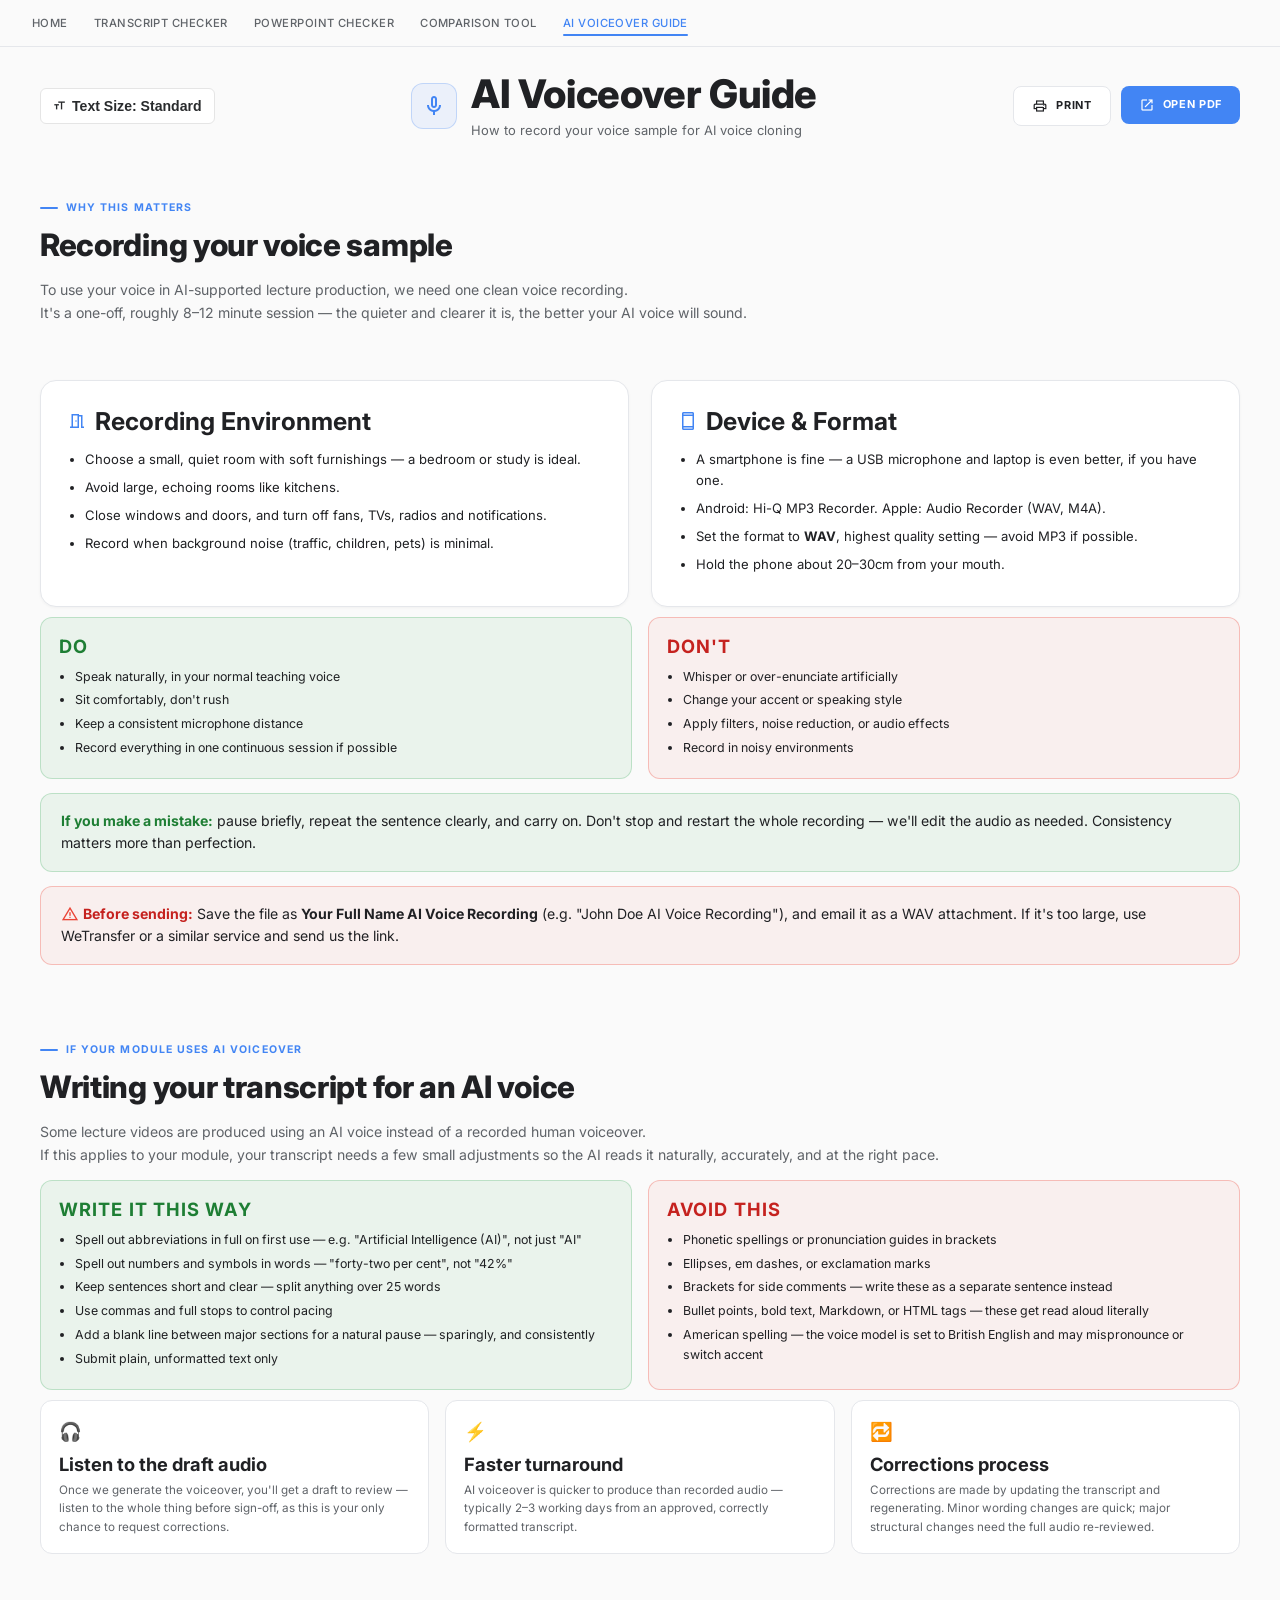
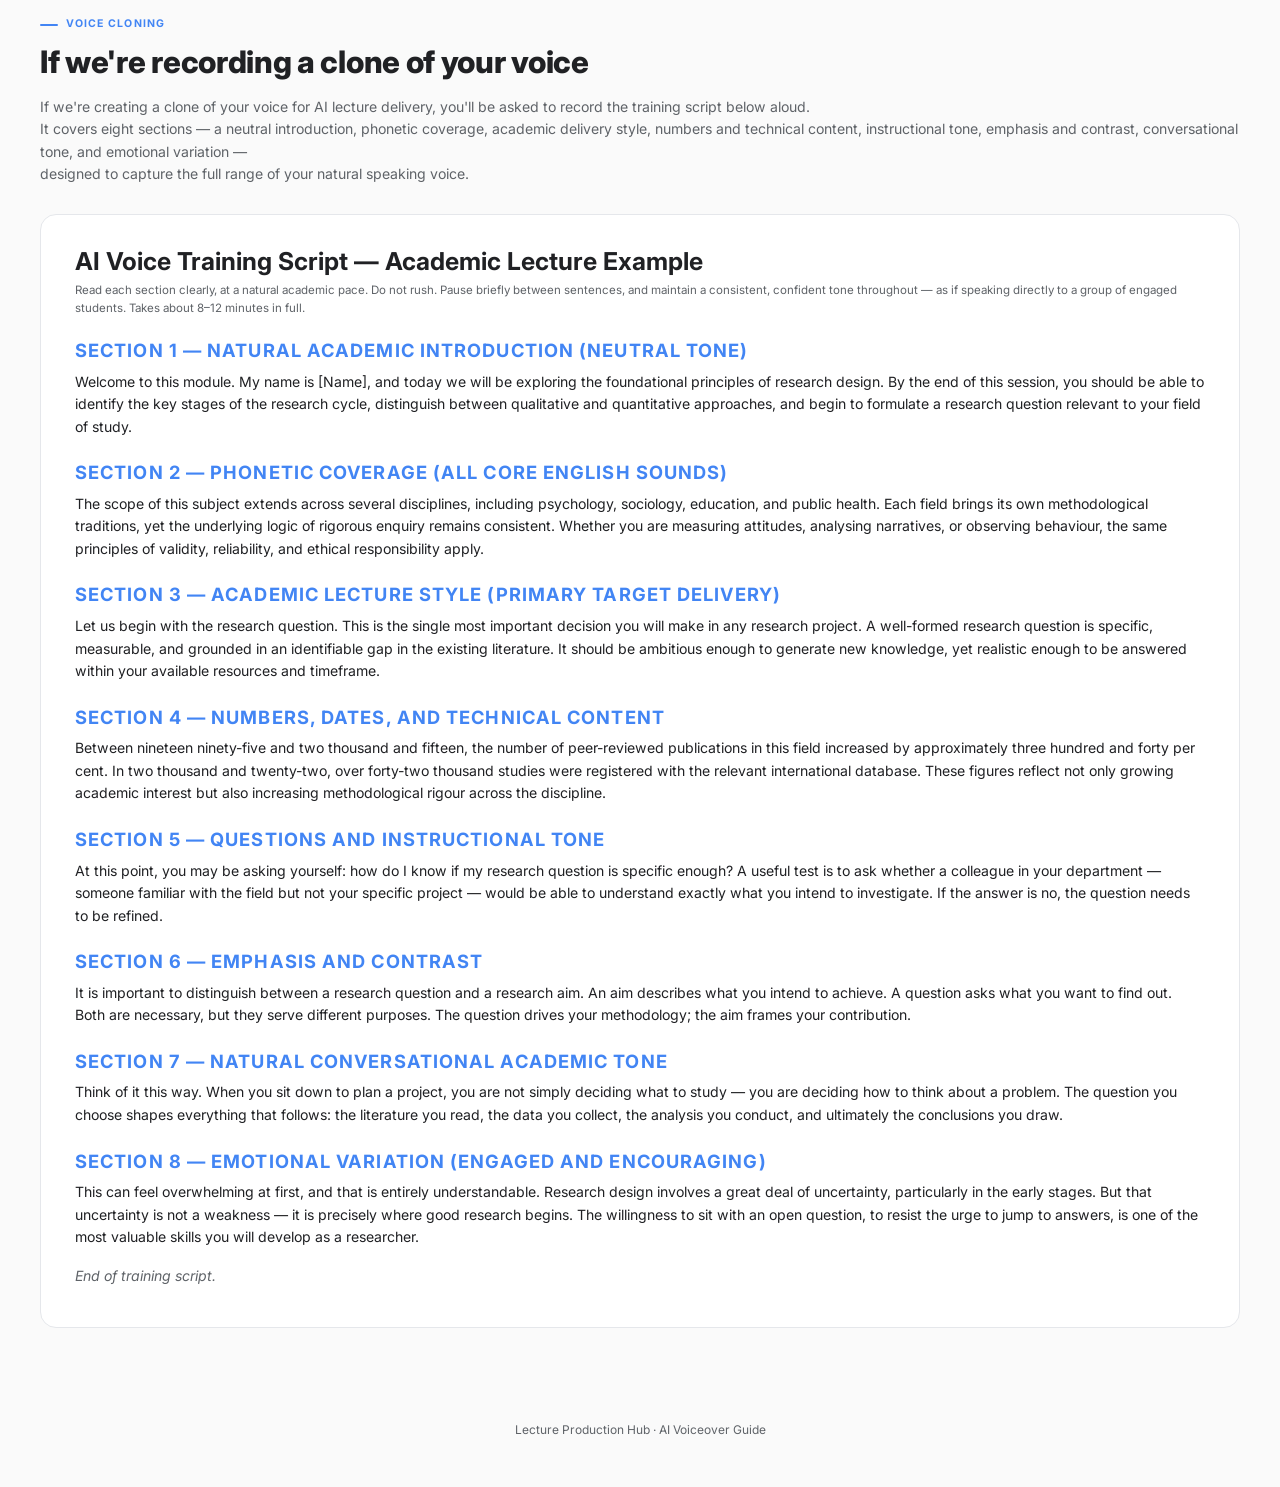
<file: ai_voiceover.html>
<!DOCTYPE html>
<html lang="en">
<head>
<meta charset="UTF-8" />
<meta name="viewport" content="width=device-width, initial-scale=1.0" />
<title>AI Voiceover Guide — Lecture Production Hub</title>
<link rel="preconnect" href="https://fonts.googleapis.com" />
<link rel="preconnect" href="https://fonts.gstatic.com" crossorigin />
<link href="https://fonts.googleapis.com/css2?family=Inter:wght@400;500;600;700;800&display=swap" rel="stylesheet" />
<link href="https://fonts.googleapis.com/css2?family=Material+Symbols+Outlined:wght,FILL@100..700,0..1&display=swap" rel="stylesheet" />
<style>
  *, *::before, *::after { box-sizing: border-box; margin: 0; padding: 0; }

  :root {
    --blue: #4285F4;
    --blue-dim: rgba(66,133,244,0.08);
    --blue-border: rgba(66,133,244,0.25);
    --green: #34A853;
    --green-dim: rgba(52,168,83,0.08);
    --green-border: rgba(52,168,83,0.25);
    --yellow: #FBBC05;
    --red: #EA4335;
    --red-dim: rgba(234,67,53,0.06);
    --red-border: rgba(234,67,53,0.3);
    --bg: #fafafa;
    --white: #ffffff;
    --text: #202124;
    --muted: #5f6368;
    --border: #e5e7eb;
  }

  html, body {
    width: 100%;
    background: var(--bg);
    color: var(--text);
    font-family: 'Inter', Arial, sans-serif;
    font-size: 16px;
    line-height: 1.6;
  }

  a { color: inherit; }

  .site-nav {
    position: sticky;
    top: 0;
    z-index: 50;
    display: flex;
    align-items: center;
    justify-content: space-between;
    padding: 14px 32px;
    background: rgba(250,250,250,0.95);
    backdrop-filter: blur(14px);
    -webkit-backdrop-filter: blur(14px);
    border-bottom: 1px solid var(--border);
  }
  .site-nav .logo {
    font-size: 1rem; font-weight: 700; color: var(--text); text-decoration: none;
    display: flex; align-items: center; gap: 8px;
  }
  .logo-dot { width: 8px; height: 8px; border-radius: 50%; background: var(--blue); animation: pulse 2s ease-in-out infinite; }
  @keyframes pulse { 0%,100%{opacity:1;transform:scale(1);} 50%{opacity:.55;transform:scale(.82);} }
  .site-nav nav { display: flex; align-items: center; gap: 26px; flex-wrap: wrap; }
  .site-nav nav a {
    color: var(--muted); text-decoration: none; font-size: 0.8rem; font-weight: 500;
    letter-spacing: 0.04em; text-transform: uppercase; position: relative; transition: color .2s;
  }
  .site-nav nav a::after { content:''; position:absolute; left:0; bottom:-4px; width:0; height:2px; background:var(--blue); transition:width .25s; border-radius:2px; }
  .site-nav nav a:hover, .site-nav nav a.active { color: var(--blue); }
  .site-nav nav a:hover::after, .site-nav nav a.active::after { width: 100%; }

*/* Button Styling */
.font-toggle-btn {
  display: inline-flex;
  align-items: center;
  gap: 6px;
  background: #ffffff !important; /* Always white background */
  color: #292b2d; /* Dark text so it's visible on white */
  border: 1px solid #e5e5e5; /* Very very light grey border */
  border-radius: 6px;
  padding: 6px 12px;
  font-size: 0.85rem;
  font-weight: 600;
  cursor: pointer;
  transition: all 0.2s ease;
  box-sizing: border-box;
}

.font-toggle-btn:hover {
  background: #ffffff !important;
  border-color: #d6d6d6; /* Slightly darker light-grey on hover for subtle feedback */
}

/* Active State (When responsive.css is injected) */
.font-toggle-btn.active {
  background: #ffffff !important;
  color: #292b2d;
  border-color: #e5e5e5;
}

.font-toggle-btn .material-symbols-outlined {
  font-size: 1.1em;
  color: inherit; /* Ensures icon matches text color */
}
  header.app-header {
    display: flex; align-items: center; justify-content: space-between;
    padding: 24px 40px;
    max-width: 1100px; margin: 0 auto;
  }
  header.app-header .htitle { display: flex; align-items: center; gap: 14px; }
  .icon-badge {
    width: 46px; height: 46px; border-radius: 12px;
    display: flex; align-items: center; justify-content: center;
    background: var(--blue-dim); border: 1px solid var(--blue-border);
  }
  .icon-badge .material-symbols-outlined { color: var(--blue); font-size: 24px; }
  header.app-header h1 { font-size: 1.6rem; font-weight: 800; letter-spacing: -0.01em; }
  header.app-header p.sub { color: var(--muted); font-size: 0.92rem; margin-top: 2px; }

  .actions { display: flex; gap: 10px; }
  .btn {
    display: inline-flex; align-items: center; gap: 8px;
    padding: 10px 18px; border-radius: 8px; border: none;
    font-family: 'Inter', Arial, sans-serif;
    font-size: 0.78rem; font-weight: 700; letter-spacing: 0.06em; text-transform: uppercase;
    cursor: pointer; transition: transform .15s, box-shadow .15s;
    text-decoration: none;
  }
  .btn-primary { background: var(--blue); color: #fff; }
  .btn-primary:hover { transform: translateY(-1px); box-shadow: 0 6px 14px rgba(66,133,244,0.3); }
  .btn-ghost { background: var(--white); color: var(--text); border: 1px solid var(--border); }
  .btn-ghost:hover { border-color: var(--blue-border); color: var(--blue); }

  main { max-width: 90%; margin: 0 auto; padding: 0 40px 60px; }

  section.block { padding: 28px 0; }
  .section-label {
    display: inline-flex; align-items: center; gap: 8px;
    font-size: 0.75rem; font-weight: 700; letter-spacing: 0.1em; text-transform: uppercase;
    color: var(--blue); margin-bottom: 10px;
  }
  .section-label span { width: 18px; height: 2px; background: var(--blue); display:block; border-radius:2px; }
  h2 { font-size: 1.4rem; font-weight: 800; letter-spacing: -0.01em; margin-bottom: 14px; }

  .guide-grid { display: grid; grid-template-columns: 1fr 1fr; gap: 22px; }
  .card {
    background: var(--white); border: 1px solid var(--border); border-radius: 16px;
    padding: 24px 26px; box-shadow: 0 1px 3px rgba(0,0,0,0.04);
  }
  .card h3 { font-size: 1.05rem; font-weight: 700; margin-bottom: 12px; display: flex; align-items:center; gap:8px; }
  .card h3 .material-symbols-outlined { color: var(--blue); font-size: 20px; }
  .card ul { margin-left: 18px; }
  .card li { margin-bottom: 7px; font-size: 0.93rem; }

  .tip-box {
    background: var(--green-dim); border: 1px solid var(--green-border);
    border-radius: 12px; padding: 16px 20px; margin: 14px 0;
  }
  .tip-box strong { color: #1e7e34; }

  .warn-box {
    background: var(--red-dim); border: 1px solid var(--red-border);
    border-radius: 12px; padding: 16px 20px; margin: 14px 0;
  }
  .warn-box strong { color: #c5221f; }
  .warn-box .material-symbols-outlined { color: var(--red); font-size: 18px; vertical-align: -4px; margin-right: 4px; }

  .do-dont { display: grid; grid-template-columns: 1fr 1fr; gap: 16px; margin-top: 10px; }
  .do-box, .dont-box { border-radius: 12px; padding: 16px 18px; }
  .do-box { background: var(--green-dim); border: 1px solid var(--green-border); }
  .dont-box { background: var(--red-dim); border: 1px solid var(--red-border); }
  .do-box h4, .dont-box h4 { font-size: 0.82rem; text-transform: uppercase; letter-spacing: 0.06em; margin-bottom: 8px; }
  .do-box h4 { color: #1e7e34; }
  .dont-box h4 { color: #c5221f; }
  .do-box ul, .dont-box ul { margin-left: 16px; }
  .do-box li, .dont-box li { font-size: 0.88rem; margin-bottom: 4px; }

  /* Sample script area */
  #sampleScript {
    background: var(--white);
    border: 1px solid var(--border);
    border-radius: 16px;
    padding: 30px 34px;
    font-size: 0.95rem;
    line-height: 1.8;
  }
  #sampleScript h3 { font-size: 1.15rem; margin-bottom: 4px; }
  #sampleScript .script-meta { color: var(--muted); font-size: 0.82rem; margin-bottom: 20px; }
  #sampleScript h4 {
    color: var(--blue); font-size: 0.85rem; text-transform: uppercase; letter-spacing: 0.06em;
    margin: 22px 0 8px;
  }
  #sampleScript h4:first-of-type { margin-top: 0; }
  #sampleScript p { margin-bottom: 10px; }
  #sampleScript .word-list { columns: 3; margin-bottom: 6px; }
  #sampleScript .word-list p { margin-bottom: 4px; }

  @media print {
    .site-nav, header.app-header .actions, footer.site-footer, .guide-grid, section.block:not(.print-section) { display: none !important; }
    #sampleScript { border: none; box-shadow: none; padding: 0; }
    body { background: #fff; }
  }

  .info-grid { display: grid; grid-template-columns: repeat(3, 1fr); gap: 16px; margin-top: 10px; }
  .info-chip {
    background: var(--white); border: 1px solid var(--border); border-radius: 12px;
    padding: 16px 18px;
  }
  .info-chip .emoji { font-size: 1.3rem; display: block; margin-bottom: 6px; }
  .info-chip h5 { font-size: 0.88rem; font-weight: 700; margin-bottom: 4px; }
  .info-chip p { font-size: 0.83rem; color: var(--muted); }

  @media (max-width: 900px) {
    .info-grid { grid-template-columns: 1fr; }
  }

  footer.site-footer { text-align: center; padding: 32px 20px 48px; color: var(--muted); font-size: 0.85rem; }

  @media (max-width: 900px) {
    .guide-grid, .do-dont { grid-template-columns: 1fr; }
    #sampleScript .word-list { columns: 2; }
    header.app-header { flex-direction: column; align-items: flex-start; gap: 14px; }
  }
</style>
<link id="responsive-css-link" rel="stylesheet" href="responsive.css">
</head>
<body>

  <div class="site-nav">
    <div class="site-nav-inner">
    <nav>
      <a href="index.html">Home</a>
      <a href="transcript_checker.html">Transcript Checker</a>
      <a href="ppt_checker.html">PowerPoint Checker</a>
      <a href="comparison.html">Comparison Tool</a>
      <a href="ai_voiceover.html" class="active">AI Voiceover Guide</a>
    </nav>
    </div>
  </div>

  <header class="app-header">
    </div>
<!-- Display Mode / Text Size Button -->
    <button type="button" class="font-toggle-btn" id="fontToggleBtn" onclick="toggleResponsiveCSS()">
      <span class="material-symbols-outlined">format_size</span>
      <span class="btn-text">Text Size: Standard</span>
    </button>
  </div>
    <div class="htitle">
      
      <div class="icon-badge"><span class="material-symbols-outlined">mic</span></div>
      
      <div>
        <h1>AI Voiceover Guide</h1>
        <p class="sub">How to record your voice sample for AI voice cloning</p>
      </div>
    </div>
   <div class="actions">
  <button class="btn btn-ghost" onclick="window.print()">
    <span class="material-symbols-outlined" style="font-size:16px">print</span> Print
  </button>
  
  <a href="ai_voice_training_script.pdf" target="_blank" rel="noopener noreferrer" style="text-decoration: none;">
    <button class="btn btn-primary" id="downloadBtn" type="button">
      <span class="material-symbols-outlined" style="font-size:16px">open_in_new</span> Open PDF
    </button>
  </a>
</div>
  </header>

  <main>
    <section class="block">
      <div class="section-label"><span></span>Why This Matters</div>
      <h2>Recording your voice sample</h2>
      <p style="color:var(--muted);">
        To use your voice in AI-supported lecture production, we need one clean voice recording.<br> It's a one-off, roughly 8–12 minute session — the quieter and clearer it is, the better your AI voice will sound.
      </p>
    </section>

    <section class="block">
      <div class="guide-grid">
        <div class="card">
          <h3><span class="material-symbols-outlined">meeting_room</span>Recording Environment</h3>
          <ul>
            <li>Choose a small, quiet room with soft furnishings — a bedroom or study is ideal.</li>
            <li>Avoid large, echoing rooms like kitchens.</li>
            <li>Close windows and doors, and turn off fans, TVs, radios and notifications.</li>
            <li>Record when background noise (traffic, children, pets) is minimal.</li>
          </ul>
        </div>
        <div class="card">
          <h3><span class="material-symbols-outlined">smartphone</span>Device &amp; Format</h3>
          <ul>
            <li>A smartphone is fine — a USB microphone and laptop is even better, if you have one.</li>
            <li>Android: Hi-Q MP3 Recorder. Apple: Audio Recorder (WAV, M4A).</li>
            <li>Set the format to <b>WAV</b>, highest quality setting — avoid MP3 if possible.</li>
            <li>Hold the phone about 20–30cm from your mouth.</li>
          </ul>
        </div>
      </div>

      <div class="do-dont">
        <div class="do-box">
          <h4>Do</h4>
          <ul>
            <li>Speak naturally, in your normal teaching voice</li>
            <li>Sit comfortably, don't rush</li>
            <li>Keep a consistent microphone distance</li>
            <li>Record everything in one continuous session if possible</li>
          </ul>
        </div>
        <div class="dont-box">
          <h4>Don't</h4>
          <ul>
            <li>Whisper or over-enunciate artificially</li>
            <li>Change your accent or speaking style</li>
            <li>Apply filters, noise reduction, or audio effects</li>
            <li>Record in noisy environments</li>
          </ul>
        </div>
      </div>

      <div class="tip-box">
        <strong>If you make a mistake:</strong> pause briefly, repeat the sentence clearly, and carry on. Don't stop and restart the whole recording — we'll edit the audio as needed. Consistency matters more than perfection.
      </div>

      <div class="warn-box">
        <strong><span class="material-symbols-outlined">warning</span>Before sending:</strong>
        Save the file as <b>Your Full Name AI Voice Recording</b> (e.g. "John Doe AI Voice Recording"), and email it as a WAV attachment. If it's too large, use WeTransfer or a similar service and send us the link.
      </div>
    </section>

    <section class="block">
      <div class="section-label"><span></span>If Your Module Uses AI Voiceover</div>
      <h2>Writing your transcript for an AI voice</h2>
      <p style="color:var(--muted);margin-bottom:14px;">
        Some lecture videos are produced using an AI voice instead of a recorded human voiceover. <br>If this applies to your module, your transcript needs a few small adjustments so the AI reads it naturally, accurately, and at the right pace.
      </p>

      <div class="do-dont">
        <div class="do-box">
          <h4>Write it this way</h4>
          <ul>
            <li>Spell out abbreviations in full on first use — e.g. "Artificial Intelligence (AI)", not just "AI"</li>
            <li>Spell out numbers and symbols in words — "forty-two per cent", not "42%"</li>
            <li>Keep sentences short and clear — split anything over 25 words</li>
            <li>Use commas and full stops to control pacing</li>
            <li>Add a blank line between major sections for a natural pause — sparingly, and consistently</li>
            <li>Submit plain, unformatted text only</li>
          </ul>
        </div>
        <div class="dont-box">
          <h4>Avoid this</h4>
          <ul>
            <li>Phonetic spellings or pronunciation guides in brackets</li>
            <li>Ellipses, em dashes, or exclamation marks</li>
            <li>Brackets for side comments — write these as a separate sentence instead</li>
            <li>Bullet points, bold text, Markdown, or HTML tags — these get read aloud literally</li>
            <li>American spelling — the voice model is set to British English and may mispronounce or switch accent</li>
          </ul>
        </div>
      </div>

      <div class="info-grid">
        <div class="info-chip"><span class="emoji">🎧</span><h5>Listen to the draft audio</h5><p>Once we generate the voiceover, you'll get a draft to review — listen to the whole thing before sign-off, as this is your only chance to request corrections.</p></div>
        <div class="info-chip"><span class="emoji">⚡</span><h5>Faster turnaround</h5><p>AI voiceover is quicker to produce than recorded audio — typically 2–3 working days from an approved, correctly formatted transcript.</p></div>
        <div class="info-chip"><span class="emoji">🔁</span><h5>Corrections process</h5><p>Corrections are made by updating the transcript and regenerating. Minor wording changes are quick; major structural changes need the full audio re-reviewed.</p></div>
      </div>
    </section>

    <section class="block">
      <div class="section-label"><span></span>Voice Cloning</div>
      <h2>If we're recording a clone of your voice</h2>
      <p style="color:var(--muted);">
        If we're creating a clone of your voice for AI lecture delivery, you'll be asked to record the training script below aloud. <br>It covers eight sections — a neutral introduction, phonetic coverage, academic delivery style, numbers and technical content, instructional tone, emphasis and contrast, conversational tone, and emotional variation — <br>designed to capture the full range of your natural speaking voice.
      </p>
    </section>

    <section class="block print-section" id="sampleScript">
      <h3>AI Voice Training Script — Academic Lecture Example</h3>
      <p class="script-meta">Read each section clearly, at a natural academic pace. Do not rush. Pause briefly between sentences, and maintain a consistent, confident tone throughout — as if speaking directly to a group of engaged students. Takes about 8–12 minutes in full.</p>

      <h4>Section 1 — Natural Academic Introduction (Neutral Tone)</h4>
      <p>Welcome to this module. My name is [Name], and today we will be exploring the foundational principles of research design. By the end of this session, you should be able to identify the key stages of the research cycle, distinguish between qualitative and quantitative approaches, and begin to formulate a research question relevant to your field of study.</p>

      <h4>Section 2 — Phonetic Coverage (All Core English Sounds)</h4>
      <p>The scope of this subject extends across several disciplines, including psychology, sociology, education, and public health. Each field brings its own methodological traditions, yet the underlying logic of rigorous enquiry remains consistent. Whether you are measuring attitudes, analysing narratives, or observing behaviour, the same principles of validity, reliability, and ethical responsibility apply.</p>

      <h4>Section 3 — Academic Lecture Style (Primary Target Delivery)</h4>
      <p>Let us begin with the research question. This is the single most important decision you will make in any research project. A well-formed research question is specific, measurable, and grounded in an identifiable gap in the existing literature. It should be ambitious enough to generate new knowledge, yet realistic enough to be answered within your available resources and timeframe.</p>

      <h4>Section 4 — Numbers, Dates, and Technical Content</h4>
      <p>Between nineteen ninety-five and two thousand and fifteen, the number of peer-reviewed publications in this field increased by approximately three hundred and forty per cent. In two thousand and twenty-two, over forty-two thousand studies were registered with the relevant international database. These figures reflect not only growing academic interest but also increasing methodological rigour across the discipline.</p>

      <h4>Section 5 — Questions and Instructional Tone</h4>
      <p>At this point, you may be asking yourself: how do I know if my research question is specific enough? A useful test is to ask whether a colleague in your department — someone familiar with the field but not your specific project — would be able to understand exactly what you intend to investigate. If the answer is no, the question needs to be refined.</p>

      <h4>Section 6 — Emphasis and Contrast</h4>
      <p>It is important to distinguish between a research question and a research aim. An aim describes what you intend to achieve. A question asks what you want to find out. Both are necessary, but they serve different purposes. The question drives your methodology; the aim frames your contribution.</p>

      <h4>Section 7 — Natural Conversational Academic Tone</h4>
      <p>Think of it this way. When you sit down to plan a project, you are not simply deciding what to study — you are deciding how to think about a problem. The question you choose shapes everything that follows: the literature you read, the data you collect, the analysis you conduct, and ultimately the conclusions you draw.</p>

      <h4>Section 8 — Emotional Variation (Engaged and Encouraging)</h4>
      <p>This can feel overwhelming at first, and that is entirely understandable. Research design involves a great deal of uncertainty, particularly in the early stages. But that uncertainty is not a weakness — it is precisely where good research begins. The willingness to sit with an open question, to resist the urge to jump to answers, is one of the most valuable skills you will develop as a researcher.</p>

      <p style="color:var(--muted);font-style:italic;margin-top:16px;">End of training script.</p>
    </section>

  </main>

  <footer class="site-footer">
    Lecture Production Hub · AI Voiceover Guide
  </footer>

  <script>
    // document.getElementById('downloadBtn').addEventListener('click', () => {
    //   const content = document.getElementById('sampleScript').innerText;
    //   const blob = new Blob([content], { type: 'text/plain' });
    //   const url = URL.createObjectURL(blob);
    //   const a = document.createElement('a');
    //   a.href = url;
    //   a.download = 'AI_Voice_Training_Script.txt';
    //   document.body.appendChild(a);
    //   a.click();
    //   document.body.removeChild(a);
    //   URL.revokeObjectURL(url);
    // });

function toggleResponsiveCSS() {
  const btn = document.getElementById('fontToggleBtn');
  const btnText = btn.querySelector('.btn-text');
  let linkTag = document.getElementById('responsive-css-link');

  if (linkTag) {
    // If responsive.css is already active -> REMOVE IT
    linkTag.remove();
    btn.classList.remove('active');
    btnText.textContent = 'Text Size: Standard';
    localStorage.setItem('responsiveCSSActive', 'false');
  } else {
    // If not active -> INJECT IT INTO <HEAD>
    linkTag = document.createElement('link');
    linkTag.id = 'responsive-css-link';
    linkTag.rel = 'stylesheet';
    linkTag.href = 'responsive.css';
    document.head.appendChild(linkTag);

    btn.classList.add('active');
    btnText.textContent = 'Text Size: Large';
    localStorage.setItem('responsiveCSSActive', 'true');
  }
}

// Keep active preference across page navigations
document.addEventListener('DOMContentLoaded', () => {
  if (localStorage.getItem('responsiveCSSActive') === 'true') {
    toggleResponsiveCSS();
  }
});

  </script>
</body>
</html>
</file>
<file: responsive.css>
/* ==========================================================================
   Full-Width Fluid Layout & Proportional Scaling
   ========================================================================== */

/* 1. Force the root container to take 100% viewport width and reset margins */
html, body {
  margin: 0 !important;
  padding: 0 !important;
  width: 100% !important;
  max-width: 100% !important;
  overflow-x: hidden; /* Prevents horizontal scrollbars */
  
  /* 
     Fluid Root Typography:
     Scales dynamically based on screen width (1rem = 1% of viewport width).
     Clamped between 14px (mobile) and 24px (4K/ultrawide displays).
  */
  font-size: clamp(14px, 1.1vw, 24px) !important;
}

/* 2. Make Header, Main, Sections, and Footers fill 100% available width */
header, 
nav, 
main, 
section, 
footer, 
.block, 
.container, 
.wrapper {
  width: 100% !important;
  max-width: 100% !important;
  box-sizing: border-box !important;
  margin-left: 0 !important;
  margin-right: 0 !important;
}

/* 3. Proportional Font Hierarchy using 'rem' (Inherits from dynamic root font-size) */
h1 {
  font-size: 2.8rem !important;
  line-height: 1.2;
}

h2 {
  font-size: 2.2rem !important;
  line-height: 1.25;
}

h3 {
  font-size: 1.75rem !important;
  line-height: 1.3;
}

h4, h5, h6 {
  font-size: 1.3rem !important;
  line-height: 1.35;
}

p, li, span, button, a, div {
  font-size: 1rem; /* Base relative unit */
  line-height: 1.6;
}

/* 4. Ensure images and media scale fluidly inside full-width blocks */
img, video, iframe {
  max-width: 100%;
  height: auto;
}
.issue-label uppercase {
 font-size: large;
}
.error-card message {
 font-size: large;
}
.content-area{
  font-size: large;
}
</file>
